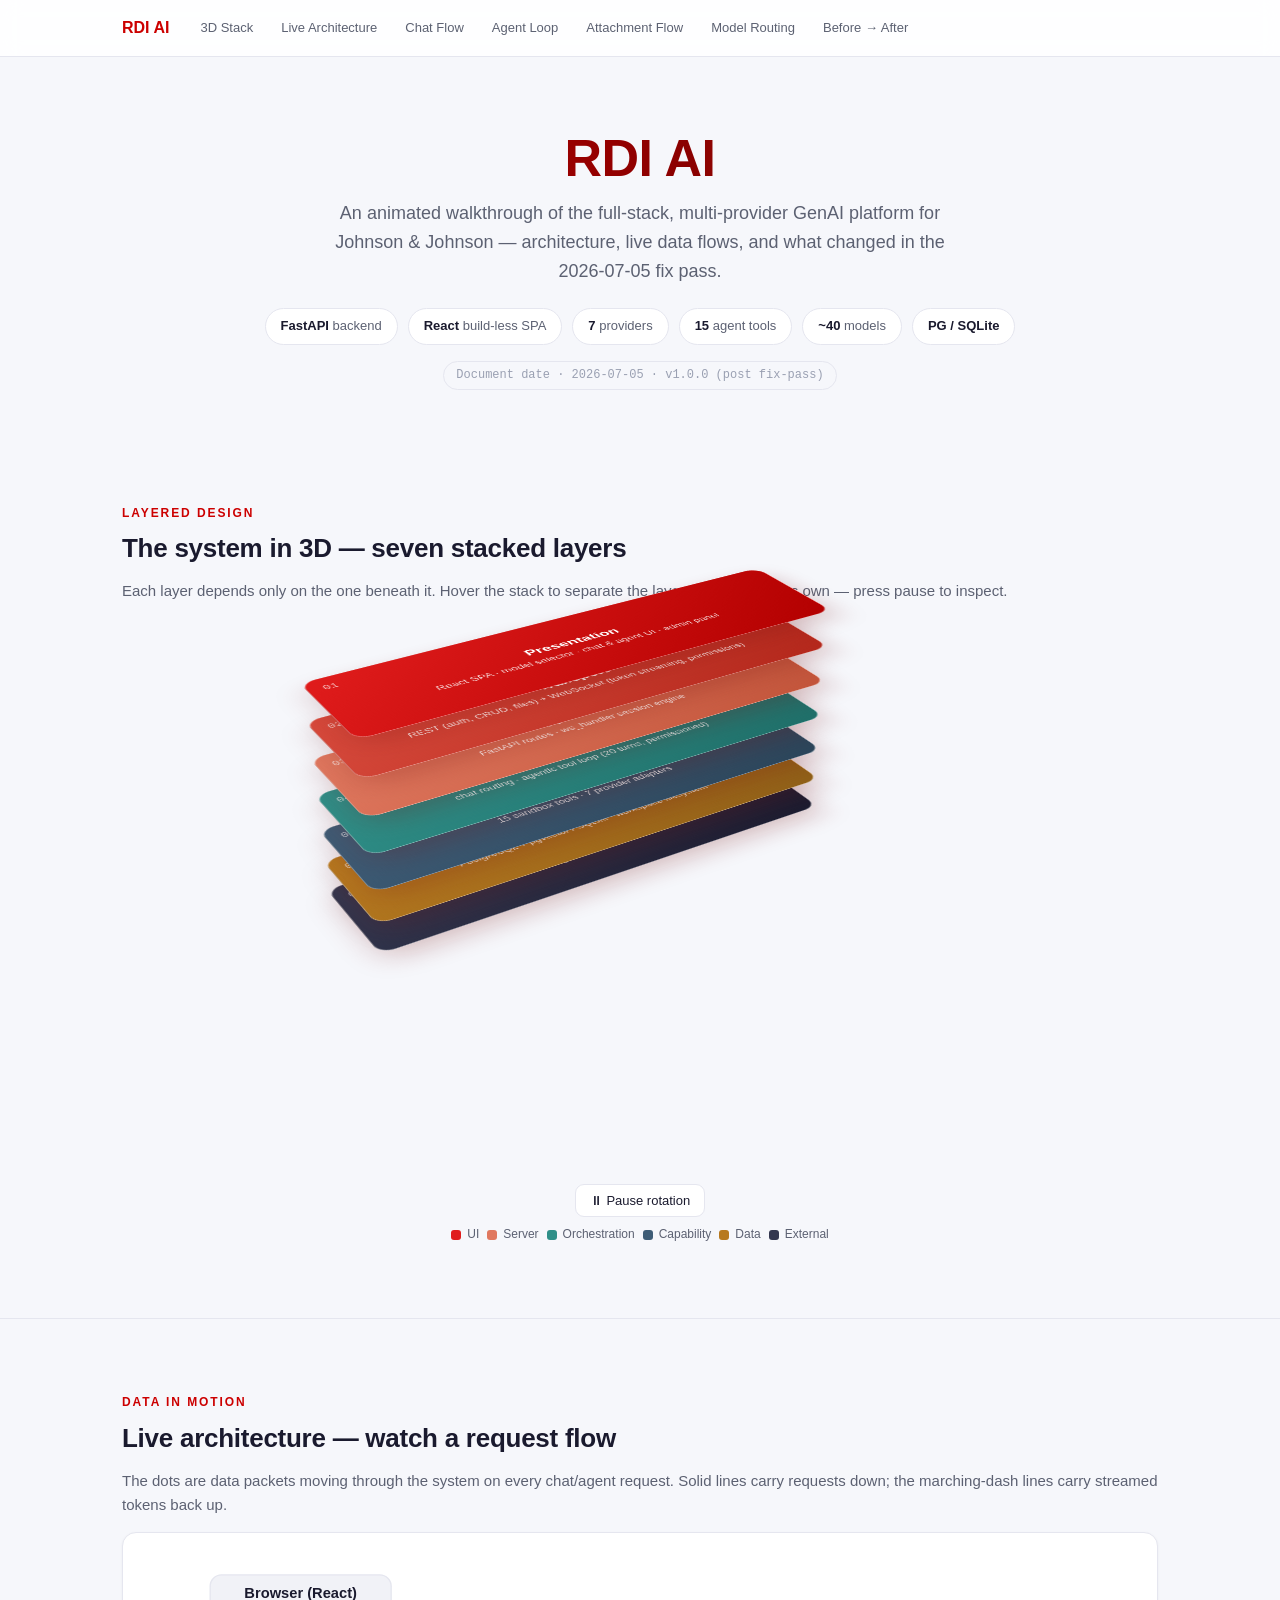
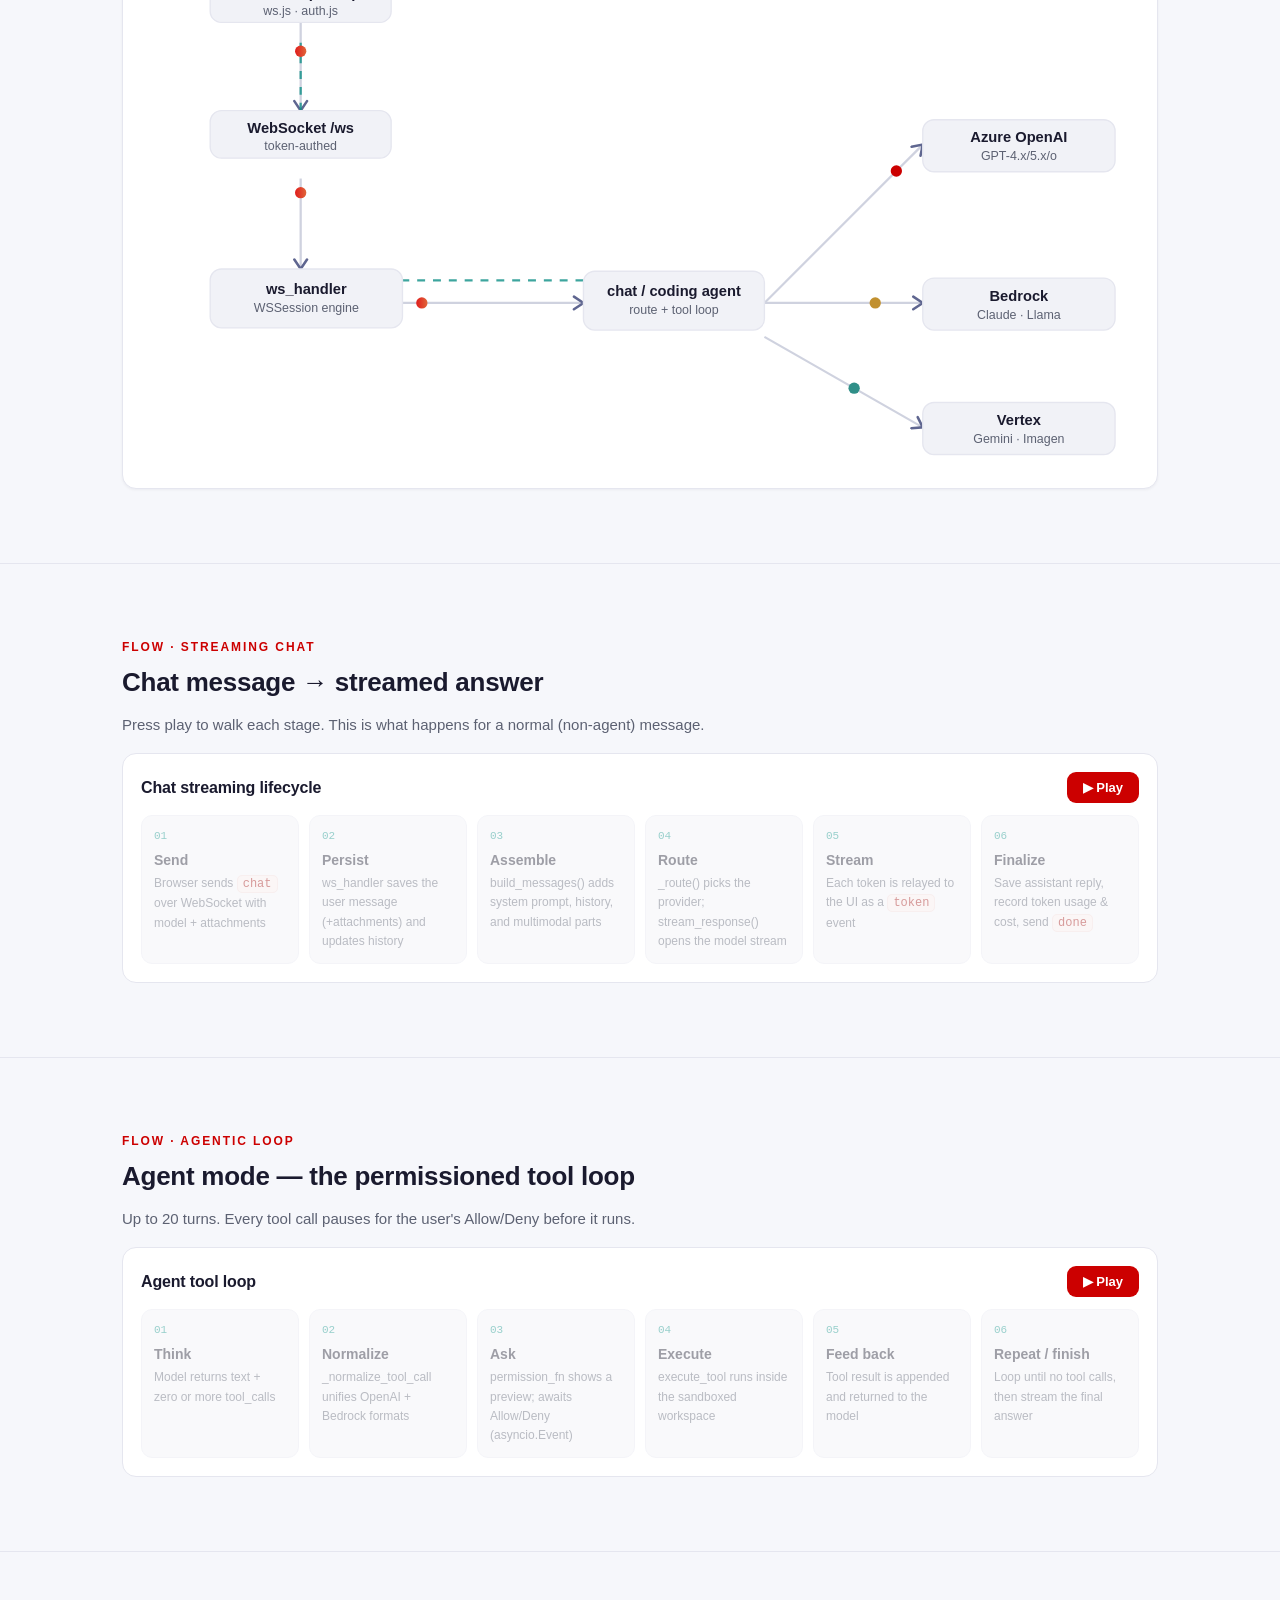
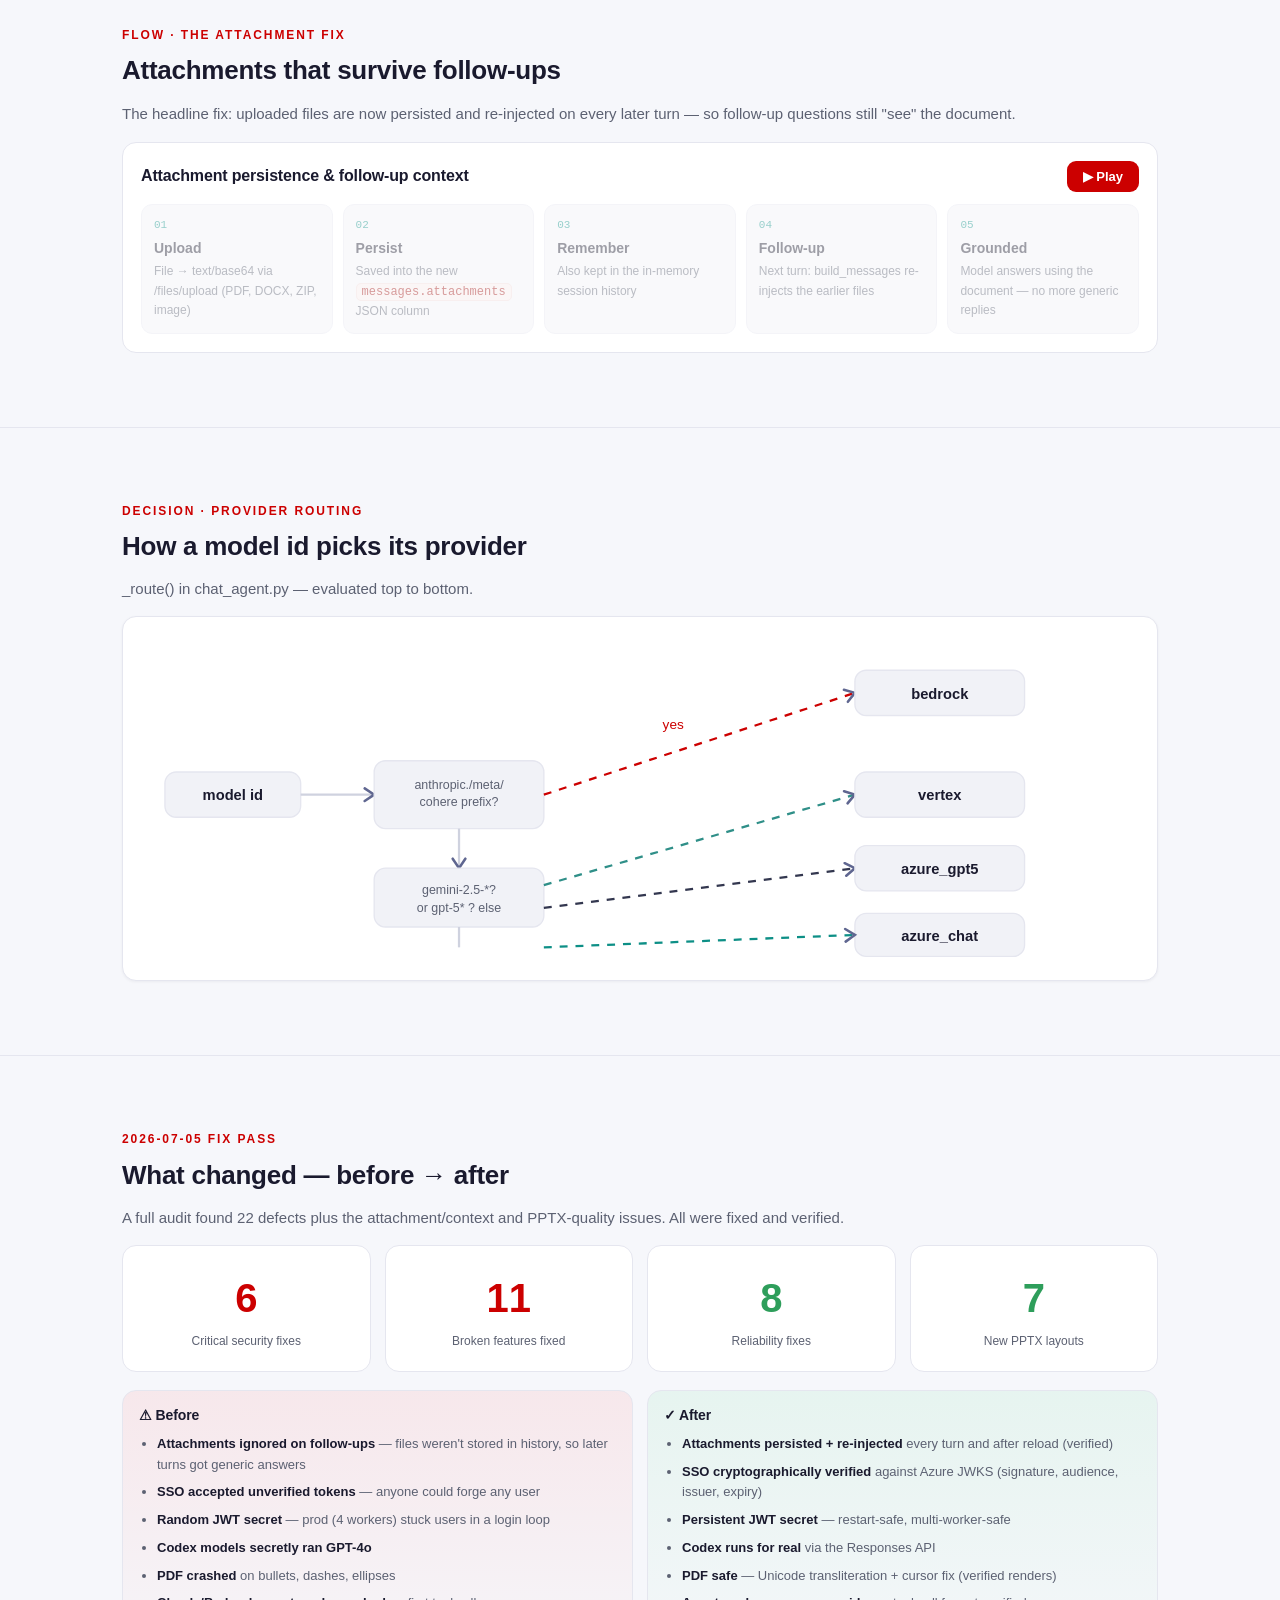
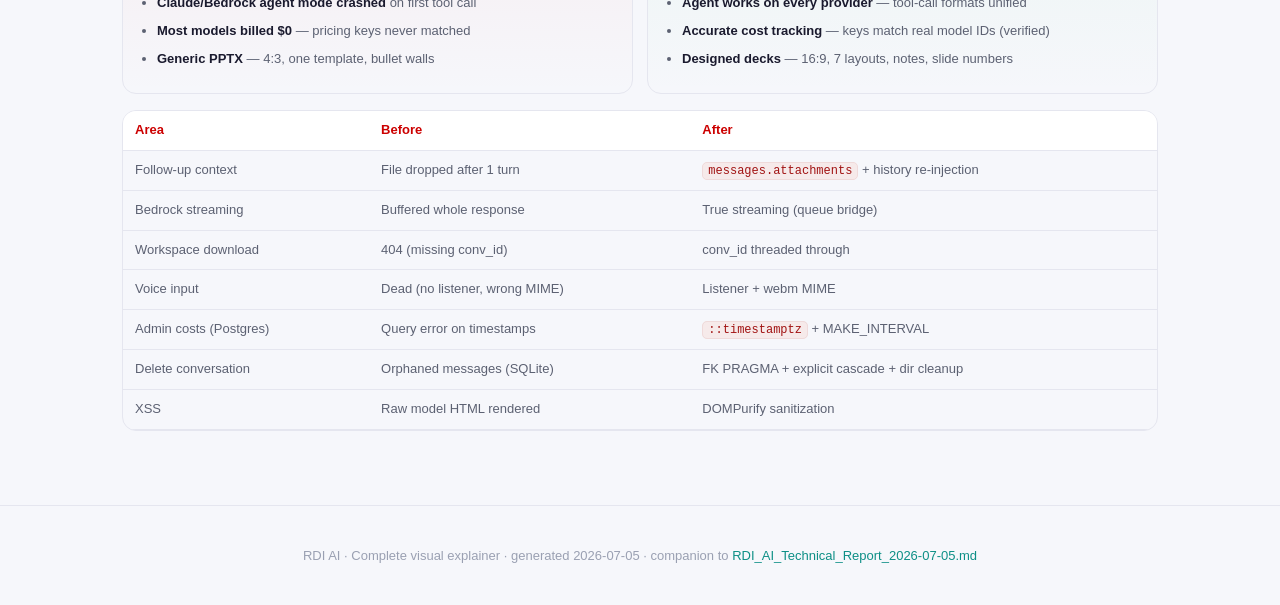
<file: RDI_AI_Visual_Explainer_2026-07-05.html>
<!DOCTYPE html>
<html lang="en">
<head>
<meta charset="UTF-8" />
<meta name="viewport" content="width=device-width, initial-scale=1.0" />
<title>RDI AI — Animated Architecture Explainer (2026-07-05)</title>
<style>
  :root{
    --bg:#f6f7fb; --bg2:#ffffff; --panel:#ffffff; --panel2:#f1f2f7;
    --ink:#1a1a2e; --mut:#5c6172; --faint:#9aa0b2;
    --red:#cc0000; --acc:#cc0000; --acc2:#0d8f86; --amber:#b7791f; --green:#2e9e5b;
    --line:#e5e6ef; --radius:14px;
    --f: -apple-system,BlinkMacSystemFont,"Segoe UI",Roboto,Inter,sans-serif;
    --mono:"SF Mono",ui-monospace,Menlo,Consolas,monospace;
  }
  *{box-sizing:border-box}
  html{scroll-behavior:smooth}
  body{margin:0;background:radial-gradient(1100px 560px at 72% -12%,#fbe3e1 0%,var(--bg) 58%);
       color:var(--ink);font-family:var(--f);line-height:1.6;overflow-x:hidden}
  a{color:var(--acc2);text-decoration:none}
  .wrap{max-width:1080px;margin:0 auto;padding:0 22px}
  h1,h2,h3{font-weight:650;letter-spacing:-.01em;line-height:1.2}
  h2{font-size:26px;margin:0 0 6px}
  .sub{color:var(--mut);font-size:15px}
  section{padding:74px 0;border-bottom:1px solid var(--line)}
  .eyebrow{font-size:12px;letter-spacing:.16em;text-transform:uppercase;color:var(--acc);font-weight:700;margin-bottom:10px}

  /* nav */
  nav{position:sticky;top:0;z-index:50;background:rgba(255,255,255,.88);backdrop-filter:blur(10px);
      border-bottom:1px solid var(--line)}
  nav .wrap{display:flex;gap:6px;align-items:center;height:56px;overflow-x:auto}
  nav b{color:var(--red);font-weight:800;margin-right:14px;white-space:nowrap}
  nav a{color:var(--mut);font-size:13px;padding:6px 11px;border-radius:8px;white-space:nowrap}
  nav a:hover{color:var(--ink);background:var(--panel2)}

  /* hero */
  .hero{padding:70px 0 40px;text-align:center}
  .hero h1{font-size:52px;margin:0 0 10px;background:linear-gradient(90deg,#cc0000,#8a0000 55%,#e0663a);
           -webkit-background-clip:text;background-clip:text;color:transparent}
  .hero .tag{color:var(--mut);font-size:18px;max-width:640px;margin:0 auto}
  .pills{display:flex;gap:10px;justify-content:center;flex-wrap:wrap;margin-top:22px}
  .pill{background:var(--panel);border:1px solid var(--line);border-radius:999px;padding:7px 15px;font-size:13px;color:var(--mut)}
  .pill b{color:var(--ink)}
  .datechip{display:inline-block;margin-top:16px;font-family:var(--mono);font-size:12px;color:var(--faint);
            border:1px solid var(--line);border-radius:999px;padding:4px 12px}

  /* 3D stack */
  .stage{height:560px;perspective:1600px;display:flex;align-items:center;justify-content:center;margin-top:10px}
  .stack{position:relative;width:520px;height:360px;transform-style:preserve-3d;
         transform:rotateX(56deg) rotateZ(-32deg);animation:yaw 20s ease-in-out infinite alternate}
  .stage.paused .stack{animation-play-state:paused}
  @keyframes yaw{from{transform:rotateX(56deg) rotateZ(-46deg)}to{transform:rotateX(52deg) rotateZ(-14deg)}}
  .layer{position:absolute;left:0;top:0;width:520px;height:130px;border-radius:16px;
         border:1px solid rgba(255,255,255,.38);transform-style:preserve-3d;color:#fff;
         display:flex;align-items:center;justify-content:center;flex-direction:column;
         box-shadow:0 16px 34px rgba(120,20,20,.22);transition:transform .4s}
  .layer .lt{font-weight:700;font-size:17px}
  .layer .ls{font-size:12px;color:rgba(255,255,255,.82);max-width:440px;text-align:center;padding:0 12px}
  .layer .num{position:absolute;left:14px;top:12px;font-family:var(--mono);font-size:12px;opacity:.7}
  .stack:hover .layer{transform:translateZ(var(--z)) translateY(-6px)}
  .L1{--z:230px;background:linear-gradient(135deg,#e01c1c,#b30000);transform:translateZ(230px)}
  .L2{--z:190px;background:linear-gradient(135deg,#d84a3c,#b3271b);transform:translateZ(190px)}
  .L3{--z:150px;background:linear-gradient(135deg,#e0785f,#c2543a);transform:translateZ(150px)}
  .L4{--z:110px;background:linear-gradient(135deg,#2f8f88,#1f6e68);transform:translateZ(110px)}
  .L5{--z:70px;background:linear-gradient(135deg,#3e5c76,#2b4459);transform:translateZ(70px)}
  .L6{--z:34px;background:linear-gradient(135deg,#b7791f,#8f5f17);transform:translateZ(34px)}
  .L7{--z:0px;background:linear-gradient(135deg,#33374f,#1a1a2e);transform:translateZ(0)}
  .ctrlbtn{background:var(--panel);border:1px solid var(--line);color:var(--ink);border-radius:9px;
           padding:8px 14px;font-size:13px;cursor:pointer;margin-top:6px}
  .ctrlbtn:hover{background:var(--panel2)}
  .legendrow{display:flex;gap:8px;flex-wrap:wrap;justify-content:center;margin-top:8px}
  .legendrow .li{font-size:12px;color:var(--mut);display:flex;align-items:center;gap:6px}
  .dot{width:10px;height:10px;border-radius:3px;display:inline-block}

  /* generic card grid */
  .grid{display:grid;gap:14px;margin-top:22px}
  .g2{grid-template-columns:1fr 1fr}
  .g3{grid-template-columns:1fr 1fr 1fr}
  .card{background:var(--panel);border:1px solid var(--line);border-radius:var(--radius);padding:16px;box-shadow:0 1px 3px rgba(20,20,40,.05)}
  .card h3{font-size:15px;margin:0 0 6px}
  .card p{margin:0;color:var(--mut);font-size:13px}
  @media(max-width:820px){.g2,.g3{grid-template-columns:1fr}.hero h1{font-size:38px}.stack{transform:scale(.7) rotateX(56deg) rotateZ(-32deg)}}

  /* animated SVG architecture */
  .flowdash{stroke-dasharray:7 7;animation:march 1s linear infinite}
  @keyframes march{to{stroke-dashoffset:-14}}
  .nodebox{fill:var(--panel2);stroke:var(--line);stroke-width:1.2}
  .nodet{fill:var(--ink);font:600 13px var(--f)}
  .nodes{fill:var(--mut);font:11px var(--f)}
  .edge{stroke:#cfd2df;fill:none}

  /* flow players */
  .player{background:var(--panel);border:1px solid var(--line);border-radius:var(--radius);padding:18px;margin-top:16px}
  .player .phead{display:flex;align-items:center;justify-content:space-between;margin-bottom:12px}
  .player .phead h3{margin:0;font-size:16px}
  .steps{display:flex;gap:10px;flex-wrap:wrap}
  .step{flex:1;min-width:150px;background:var(--panel2);border:1px solid var(--line);border-radius:11px;
        padding:12px;opacity:.42;transition:.35s;position:relative}
  .step.on{opacity:1;border-color:var(--acc);box-shadow:0 0 0 1px var(--acc),0 8px 24px rgba(204,0,0,.20);transform:translateY(-3px)}
  .step .sn{font-family:var(--mono);font-size:11px;color:var(--acc2)}
  .step .st{font-weight:650;font-size:14px;margin:3px 0}
  .step .sd{font-size:12px;color:var(--mut)}
  .play{background:var(--acc);border:none;color:#fff;border-radius:9px;padding:8px 16px;font-size:13px;font-weight:600;cursor:pointer}
  .play:hover{filter:brightness(1.08)}

  /* before/after */
  .ba{display:grid;grid-template-columns:1fr 1fr;gap:14px;margin-top:18px}
  .ba .col{border-radius:var(--radius);padding:16px;border:1px solid var(--line)}
  .before{background:linear-gradient(180deg,rgba(255,77,77,.09),transparent)}
  .after{background:linear-gradient(180deg,rgba(73,214,126,.09),transparent)}
  .ba h3{font-size:14px;margin:0 0 10px;display:flex;align-items:center;gap:8px}
  .ba ul{margin:0;padding-left:18px}
  .ba li{font-size:13px;color:var(--mut);margin-bottom:7px}
  .ba li b{color:var(--ink);font-weight:600}
  @media(max-width:820px){.ba{grid-template-columns:1fr}}

  .counters{display:grid;grid-template-columns:repeat(4,1fr);gap:14px;margin-top:8px}
  .counter{background:var(--panel);border:1px solid var(--line);border-radius:var(--radius);padding:20px;text-align:center}
  .counter .big{font-size:40px;font-weight:800;color:var(--red)}
  .counter.good .big{color:var(--green)}
  .counter .lab{font-size:12px;color:var(--mut);margin-top:2px}
  @media(max-width:820px){.counters{grid-template-columns:1fr 1fr}}

  .foot{padding:40px 0;text-align:center;color:var(--faint);font-size:13px}
  .tblwrap{overflow-x:auto;margin-top:16px;border:1px solid var(--line);border-radius:var(--radius)}
  table{border-collapse:collapse;width:100%;font-size:13px}
  th,td{padding:9px 12px;text-align:left;border-bottom:1px solid var(--line)}
  th{color:var(--acc);font-weight:600;background:var(--panel)}
  td{color:var(--mut)}
  code{font-family:var(--mono);font-size:12px;color:#a11313;background:#f6eaea;border:1px solid #efdada;padding:1px 5px;border-radius:5px}
</style>
</head>
<body>

<nav><div class="wrap">
  <b>RDI&nbsp;AI</b>
  <a href="#stack">3D&nbsp;Stack</a>
  <a href="#arch">Live&nbsp;Architecture</a>
  <a href="#chat">Chat&nbsp;Flow</a>
  <a href="#agent">Agent&nbsp;Loop</a>
  <a href="#attach">Attachment&nbsp;Flow</a>
  <a href="#route">Model&nbsp;Routing</a>
  <a href="#fixes">Before&nbsp;→&nbsp;After</a>
</div></nav>

<header class="hero wrap">
  <h1>RDI AI</h1>
  <div class="tag">An animated walkthrough of the full-stack, multi-provider GenAI platform for Johnson &amp; Johnson — architecture, live data flows, and what changed in the 2026-07-05 fix pass.</div>
  <div class="pills">
    <span class="pill"><b>FastAPI</b> backend</span>
    <span class="pill"><b>React</b> build-less SPA</span>
    <span class="pill"><b>7</b> providers</span>
    <span class="pill"><b>15</b> agent tools</span>
    <span class="pill"><b>~40</b> models</span>
    <span class="pill"><b>PG / SQLite</b></span>
  </div>
  <div class="datechip">Document date · 2026-07-05 · v1.0.0 (post fix-pass)</div>
</header>

<!-- ── 3D STACK ─────────────────────────────────────────────── -->
<section id="stack"><div class="wrap">
  <div class="eyebrow">Layered design</div>
  <h2>The system in 3D — seven stacked layers</h2>
  <p class="sub">Each layer depends only on the one beneath it. Hover the stack to separate the layers; it rotates on its own — press pause to inspect.</p>
  <div class="stage" id="stage3d">
    <div class="stack">
      <div class="layer L1"><span class="num">01</span><span class="lt">Presentation</span><span class="ls">React SPA · model selector · chat &amp; agent UI · admin panel</span></div>
      <div class="layer L2"><span class="num">02</span><span class="lt">Transport</span><span class="ls">REST (auth, CRUD, files) + WebSocket (token streaming, permissions)</span></div>
      <div class="layer L3"><span class="num">03</span><span class="lt">Application</span><span class="ls">FastAPI routes · ws_handler session engine</span></div>
      <div class="layer L4"><span class="num">04</span><span class="lt">Orchestration</span><span class="ls">chat routing · agentic tool loop (20 turns, permissioned)</span></div>
      <div class="layer L5"><span class="num">05</span><span class="lt">Capability</span><span class="ls">15 sandbox tools · 7 provider adapters</span></div>
      <div class="layer L6"><span class="num">06</span><span class="lt">Persistence</span><span class="ls">PostgreSQL + pgvector / SQLite · workspace filesystem</span></div>
      <div class="layer L7"><span class="num">07</span><span class="lt">External gateways</span><span class="ls">J&amp;J Azure OpenAI · Bedrock · Vertex</span></div>
    </div>
  </div>
  <div style="text-align:center"><button class="ctrlbtn" id="pausebtn">⏸ Pause rotation</button></div>
  <div class="legendrow">
    <span class="li"><span class="dot" style="background:#e01c1c"></span>UI</span>
    <span class="li"><span class="dot" style="background:#e0785f"></span>Server</span>
    <span class="li"><span class="dot" style="background:#2f8f88"></span>Orchestration</span>
    <span class="li"><span class="dot" style="background:#3e5c76"></span>Capability</span>
    <span class="li"><span class="dot" style="background:#b7791f"></span>Data</span>
    <span class="li"><span class="dot" style="background:#33374f"></span>External</span>
  </div>
</div></section>

<!-- ── LIVE ARCHITECTURE (animated packets) ─────────────────── -->
<section id="arch"><div class="wrap">
  <div class="eyebrow">Data in motion</div>
  <h2>Live architecture — watch a request flow</h2>
  <p class="sub">The dots are data packets moving through the system on every chat/agent request. Solid lines carry requests down; the marching-dash lines carry streamed tokens back up.</p>
  <div class="card" style="padding:8px">
  <svg viewBox="0 0 900 470" style="width:100%;height:auto" xmlns="http://www.w3.org/2000/svg">
    <defs>
      <marker id="ah" viewBox="0 0 10 10" refX="8" refY="5" markerWidth="7" markerHeight="7" orient="auto-start-reverse">
        <path d="M2 1L8 5L2 9" fill="none" stroke="#5f6690" stroke-width="1.6" stroke-linecap="round"/>
      </marker>
      <linearGradient id="gpkt" x1="0" y1="0" x2="1" y2="0">
        <stop offset="0" stop-color="#e01c1c"/><stop offset="1" stop-color="#e0663a"/>
      </linearGradient>
    </defs>

    <!-- paths (invisible carriers for packets) -->
    <path id="e1" d="M150,70 L150,150" fill="none"/>
    <path id="e2" d="M150,210 L150,290" fill="none"/>
    <path id="e3" d="M240,320 L400,320" fill="none"/>
    <path id="e4" d="M560,320 L700,180" fill="none"/>
    <path id="e5" d="M560,320 L700,320" fill="none"/>
    <path id="e6" d="M560,350 L700,430" fill="none"/>

    <!-- visible edges -->
    <use href="#e1" class="edge" stroke="#cfd2df" stroke-width="2" marker-end="url(#ah)"/>
    <use href="#e2" class="edge" stroke="#cfd2df" stroke-width="2" marker-end="url(#ah)"/>
    <use href="#e3" class="edge" stroke="#cfd2df" stroke-width="2" marker-end="url(#ah)"/>
    <use href="#e4" class="edge" stroke="#cfd2df" stroke-width="2" marker-end="url(#ah)"/>
    <use href="#e5" class="edge" stroke="#cfd2df" stroke-width="2" marker-end="url(#ah)"/>
    <use href="#e6" class="edge" stroke="#cfd2df" stroke-width="2" marker-end="url(#ah)"/>
    <!-- streamed tokens returning (marching dash) -->
    <path d="M150,150 L150,90" fill="none" stroke="#0d8f86" stroke-width="2" class="flowdash" opacity=".8"/>
    <path d="M400,300 L240,300" fill="none" stroke="#0d8f86" stroke-width="2" class="flowdash" opacity=".8"/>

    <!-- nodes -->
    <g>
      <rect class="nodebox" x="70" y="30" width="160" height="42" rx="10"/>
      <text class="nodet" x="150" y="50" text-anchor="middle">Browser (React)</text>
      <text class="nodes" x="150" y="65" text-anchor="middle">ws.js · auth.js</text>
    </g>
    <g>
      <rect class="nodebox" x="70" y="150" width="160" height="42" rx="10"/>
      <text class="nodet" x="150" y="170" text-anchor="middle">WebSocket /ws</text>
      <text class="nodes" x="150" y="185" text-anchor="middle">token-authed</text>
    </g>
    <g>
      <rect class="nodebox" x="70" y="290" width="170" height="52" rx="10"/>
      <text class="nodet" x="155" y="312" text-anchor="middle">ws_handler</text>
      <text class="nodes" x="155" y="328" text-anchor="middle">WSSession engine</text>
    </g>
    <g>
      <rect class="nodebox" x="400" y="292" width="160" height="52" rx="10"/>
      <text class="nodet" x="480" y="314" text-anchor="middle">chat / coding agent</text>
      <text class="nodes" x="480" y="330" text-anchor="middle">route + tool loop</text>
    </g>
    <g>
      <rect class="nodebox" x="700" y="158" width="170" height="46" rx="10"/>
      <text class="nodet" x="785" y="178" text-anchor="middle">Azure OpenAI</text>
      <text class="nodes" x="785" y="194" text-anchor="middle">GPT-4.x/5.x/o</text>
    </g>
    <g>
      <rect class="nodebox" x="700" y="298" width="170" height="46" rx="10"/>
      <text class="nodet" x="785" y="318" text-anchor="middle">Bedrock</text>
      <text class="nodes" x="785" y="334" text-anchor="middle">Claude · Llama</text>
    </g>
    <g>
      <rect class="nodebox" x="700" y="408" width="170" height="46" rx="10"/>
      <text class="nodet" x="785" y="428" text-anchor="middle">Vertex</text>
      <text class="nodes" x="785" y="444" text-anchor="middle">Gemini · Imagen</text>
    </g>

    <!-- moving packets -->
    <circle r="5" fill="url(#gpkt)"><animateMotion dur="1.6s" repeatCount="indefinite"><mpath href="#e1"/></animateMotion></circle>
    <circle r="5" fill="url(#gpkt)"><animateMotion dur="1.6s" begin="0.3s" repeatCount="indefinite"><mpath href="#e2"/></animateMotion></circle>
    <circle r="5" fill="url(#gpkt)"><animateMotion dur="1.4s" begin="0.6s" repeatCount="indefinite"><mpath href="#e3"/></animateMotion></circle>
    <circle r="5" fill="#cc0000"><animateMotion dur="1.5s" begin="0.9s" repeatCount="indefinite"><mpath href="#e4"/></animateMotion></circle>
    <circle r="5" fill="#c1902f"><animateMotion dur="1.5s" begin="1.1s" repeatCount="indefinite"><mpath href="#e5"/></animateMotion></circle>
    <circle r="5" fill="#2f8f88"><animateMotion dur="1.5s" begin="1.3s" repeatCount="indefinite"><mpath href="#e6"/></animateMotion></circle>
  </svg>
  </div>
</div></section>

<!-- ── CHAT FLOW ────────────────────────────────────────────── -->
<section id="chat"><div class="wrap">
  <div class="eyebrow">Flow · streaming chat</div>
  <h2>Chat message → streamed answer</h2>
  <p class="sub">Press play to walk each stage. This is what happens for a normal (non-agent) message.</p>
  <div class="player">
    <div class="phead"><h3>Chat streaming lifecycle</h3><button class="play" data-flow="chat">▶ Play</button></div>
    <div class="steps" data-steps="chat">
      <div class="step"><div class="sn">01</div><div class="st">Send</div><div class="sd">Browser sends <code>chat</code> over WebSocket with model + attachments</div></div>
      <div class="step"><div class="sn">02</div><div class="st">Persist</div><div class="sd">ws_handler saves the user message (+attachments) and updates history</div></div>
      <div class="step"><div class="sn">03</div><div class="st">Assemble</div><div class="sd">build_messages() adds system prompt, history, and multimodal parts</div></div>
      <div class="step"><div class="sn">04</div><div class="st">Route</div><div class="sd">_route() picks the provider; stream_response() opens the model stream</div></div>
      <div class="step"><div class="sn">05</div><div class="st">Stream</div><div class="sd">Each token is relayed to the UI as a <code>token</code> event</div></div>
      <div class="step"><div class="sn">06</div><div class="st">Finalize</div><div class="sd">Save assistant reply, record token usage &amp; cost, send <code>done</code></div></div>
    </div>
  </div>
</div></section>

<!-- ── AGENT LOOP ───────────────────────────────────────────── -->
<section id="agent"><div class="wrap">
  <div class="eyebrow">Flow · agentic loop</div>
  <h2>Agent mode — the permissioned tool loop</h2>
  <p class="sub">Up to 20 turns. Every tool call pauses for the user's Allow/Deny before it runs.</p>
  <div class="player">
    <div class="phead"><h3>Agent tool loop</h3><button class="play" data-flow="agent">▶ Play</button></div>
    <div class="steps" data-steps="agent">
      <div class="step"><div class="sn">01</div><div class="st">Think</div><div class="sd">Model returns text + zero or more tool_calls</div></div>
      <div class="step"><div class="sn">02</div><div class="st">Normalize</div><div class="sd">_normalize_tool_call unifies OpenAI + Bedrock formats</div></div>
      <div class="step"><div class="sn">03</div><div class="st">Ask</div><div class="sd">permission_fn shows a preview; awaits Allow/Deny (asyncio.Event)</div></div>
      <div class="step"><div class="sn">04</div><div class="st">Execute</div><div class="sd">execute_tool runs inside the sandboxed workspace</div></div>
      <div class="step"><div class="sn">05</div><div class="st">Feed back</div><div class="sd">Tool result is appended and returned to the model</div></div>
      <div class="step"><div class="sn">06</div><div class="st">Repeat / finish</div><div class="sd">Loop until no tool calls, then stream the final answer</div></div>
    </div>
  </div>
</div></section>

<!-- ── ATTACHMENT FLOW (the fix) ────────────────────────────── -->
<section id="attach"><div class="wrap">
  <div class="eyebrow">Flow · the attachment fix</div>
  <h2>Attachments that survive follow-ups</h2>
  <p class="sub">The headline fix: uploaded files are now persisted and re-injected on every later turn — so follow-up questions still "see" the document.</p>
  <div class="player">
    <div class="phead"><h3>Attachment persistence &amp; follow-up context</h3><button class="play" data-flow="attach">▶ Play</button></div>
    <div class="steps" data-steps="attach">
      <div class="step"><div class="sn">01</div><div class="st">Upload</div><div class="sd">File → text/base64 via /files/upload (PDF, DOCX, ZIP, image)</div></div>
      <div class="step"><div class="sn">02</div><div class="st">Persist</div><div class="sd">Saved into the new <code>messages.attachments</code> JSON column</div></div>
      <div class="step"><div class="sn">03</div><div class="st">Remember</div><div class="sd">Also kept in the in-memory session history</div></div>
      <div class="step"><div class="sn">04</div><div class="st">Follow-up</div><div class="sd">Next turn: build_messages re-injects the earlier files</div></div>
      <div class="step"><div class="sn">05</div><div class="st">Grounded</div><div class="sd">Model answers using the document — no more generic replies</div></div>
    </div>
  </div>
</div></section>

<!-- ── MODEL ROUTING ────────────────────────────────────────── -->
<section id="route"><div class="wrap">
  <div class="eyebrow">Decision · provider routing</div>
  <h2>How a model id picks its provider</h2>
  <p class="sub">_route() in chat_agent.py — evaluated top to bottom.</p>
  <div class="card" style="padding:8px">
  <svg viewBox="0 0 900 300" style="width:100%;height:auto" xmlns="http://www.w3.org/2000/svg">
    <defs>
      <marker id="ah2" viewBox="0 0 10 10" refX="8" refY="5" markerWidth="7" markerHeight="7" orient="auto-start-reverse">
        <path d="M2 1L8 5L2 9" fill="none" stroke="#5f6690" stroke-width="1.6" stroke-linecap="round"/>
      </marker>
    </defs>
    <g>
      <rect class="nodebox" x="30" y="130" width="120" height="40" rx="10"/>
      <text class="nodet" x="90" y="155" text-anchor="middle">model id</text>
    </g>
    <line x1="150" y1="150" x2="215" y2="150" stroke="#cfd2df" stroke-width="2" marker-end="url(#ah2)"/>
    <g>
      <rect class="nodebox" x="215" y="120" width="150" height="60" rx="10" style="fill:#f1f2f7"/>
      <text class="nodes" x="290" y="145" text-anchor="middle">anthropic./meta/</text>
      <text class="nodes" x="290" y="160" text-anchor="middle">cohere prefix?</text>
    </g>
    <!-- yes -> bedrock -->
    <line x1="365" y1="150" x2="640" y2="60" stroke="#cc0000" stroke-width="2" class="flowdash" marker-end="url(#ah2)"/>
    <text x="470" y="92" fill="#cc0000" font="600 12px sans-serif" font-size="12">yes</text>
    <g><rect class="nodebox" x="640" y="40" width="150" height="40" rx="10"/><text class="nodet" x="715" y="65" text-anchor="middle">bedrock</text></g>
    <!-- no -> next -->
    <line x1="290" y1="180" x2="290" y2="215" stroke="#cfd2df" stroke-width="2" marker-end="url(#ah2)"/>
    <g>
      <rect class="nodebox" x="215" y="215" width="150" height="52" rx="10" style="fill:#f1f2f7"/>
      <text class="nodes" x="290" y="238" text-anchor="middle">gemini-2.5-*?</text>
      <text class="nodes" x="290" y="254" text-anchor="middle">or gpt-5* ? else</text>
    </g>
    <line x1="365" y1="230" x2="640" y2="150" stroke="#2f8f88" stroke-width="2" class="flowdash" marker-end="url(#ah2)"/>
    <g><rect class="nodebox" x="640" y="130" width="150" height="40" rx="10"/><text class="nodet" x="715" y="155" text-anchor="middle">vertex</text></g>
    <line x1="365" y1="250" x2="640" y2="215" stroke="#33374f" stroke-width="2" class="flowdash" marker-end="url(#ah2)"/>
    <g><rect class="nodebox" x="640" y="195" width="150" height="40" rx="10"/><text class="nodet" x="715" y="220" text-anchor="middle">azure_gpt5</text></g>
    <line x1="290" y1="267" x2="290" y2="285" stroke="#cfd2df" stroke-width="2"/>
    <g><rect class="nodebox" x="640" y="255" width="150" height="38" rx="10"/><text class="nodet" x="715" y="279" text-anchor="middle">azure_chat</text></g>
    <line x1="365" y1="285" x2="640" y2="274" stroke="#0d8f86" stroke-width="2" class="flowdash" marker-end="url(#ah2)"/>
  </svg>
  </div>
</div></section>

<!-- ── BEFORE / AFTER ───────────────────────────────────────── -->
<section id="fixes"><div class="wrap">
  <div class="eyebrow">2026-07-05 fix pass</div>
  <h2>What changed — before → after</h2>
  <p class="sub">A full audit found 22 defects plus the attachment/context and PPTX-quality issues. All were fixed and verified.</p>

  <div class="counters" id="counters">
    <div class="counter"><div class="big" data-to="6">0</div><div class="lab">Critical security fixes</div></div>
    <div class="counter"><div class="big" data-to="11">0</div><div class="lab">Broken features fixed</div></div>
    <div class="counter good"><div class="big" data-to="8">0</div><div class="lab">Reliability fixes</div></div>
    <div class="counter good"><div class="big" data-to="7">0</div><div class="lab">New PPTX layouts</div></div>
  </div>

  <div class="ba">
    <div class="col before"><h3>⚠ Before</h3>
      <ul>
        <li><b>Attachments ignored on follow-ups</b> — files weren't stored in history, so later turns got generic answers</li>
        <li><b>SSO accepted unverified tokens</b> — anyone could forge any user</li>
        <li><b>Random JWT secret</b> — prod (4 workers) stuck users in a login loop</li>
        <li><b>Codex models secretly ran GPT-4o</b></li>
        <li><b>PDF crashed</b> on bullets, dashes, ellipses</li>
        <li><b>Claude/Bedrock agent mode crashed</b> on first tool call</li>
        <li><b>Most models billed $0</b> — pricing keys never matched</li>
        <li><b>Generic PPTX</b> — 4:3, one template, bullet walls</li>
      </ul>
    </div>
    <div class="col after"><h3>✓ After</h3>
      <ul>
        <li><b>Attachments persisted + re-injected</b> every turn and after reload (verified)</li>
        <li><b>SSO cryptographically verified</b> against Azure JWKS (signature, audience, issuer, expiry)</li>
        <li><b>Persistent JWT secret</b> — restart-safe, multi-worker-safe</li>
        <li><b>Codex runs for real</b> via the Responses API</li>
        <li><b>PDF safe</b> — Unicode transliteration + cursor fix (verified renders)</li>
        <li><b>Agent works on every provider</b> — tool-call formats unified</li>
        <li><b>Accurate cost tracking</b> — keys match real model IDs (verified)</li>
        <li><b>Designed decks</b> — 16:9, 7 layouts, notes, slide numbers</li>
      </ul>
    </div>
  </div>

  <div class="tblwrap">
    <table>
      <thead><tr><th>Area</th><th>Before</th><th>After</th></tr></thead>
      <tbody>
        <tr><td>Follow-up context</td><td>File dropped after 1 turn</td><td><code>messages.attachments</code> + history re-injection</td></tr>
        <tr><td>Bedrock streaming</td><td>Buffered whole response</td><td>True streaming (queue bridge)</td></tr>
        <tr><td>Workspace download</td><td>404 (missing conv_id)</td><td>conv_id threaded through</td></tr>
        <tr><td>Voice input</td><td>Dead (no listener, wrong MIME)</td><td>Listener + webm MIME</td></tr>
        <tr><td>Admin costs (Postgres)</td><td>Query error on timestamps</td><td><code>::timestamptz</code> + MAKE_INTERVAL</td></tr>
        <tr><td>Delete conversation</td><td>Orphaned messages (SQLite)</td><td>FK PRAGMA + explicit cascade + dir cleanup</td></tr>
        <tr><td>XSS</td><td>Raw model HTML rendered</td><td>DOMPurify sanitization</td></tr>
      </tbody>
    </table>
  </div>
</div></section>

<div class="foot wrap">
  RDI AI · Complete visual explainer · generated 2026-07-05 · companion to
  <a href="RDI_AI_Technical_Report_2026-07-05.md">RDI_AI_Technical_Report_2026-07-05.md</a>
</div>

<script>
  // 3D stack pause toggle
  (function(){
    var stage=document.getElementById('stage3d'), btn=document.getElementById('pausebtn'), paused=false;
    btn.addEventListener('click',function(){
      paused=!paused; stage.classList.toggle('paused',paused);
      btn.textContent = paused ? '▶ Resume rotation' : '⏸ Pause rotation';
    });
  })();

  // Flow players
  (function(){
    var timers={};
    document.querySelectorAll('.play').forEach(function(btn){
      btn.addEventListener('click',function(){
        var key=btn.getAttribute('data-flow');
        var steps=document.querySelectorAll('[data-steps="'+key+'"] .step');
        if(timers[key]){clearInterval(timers[key]);timers[key]=null;}
        steps.forEach(function(s){s.classList.remove('on');});
        var i=0;
        function tick(){
          steps.forEach(function(s){s.classList.remove('on');});
          for(var k=0;k<=i;k++) steps[k].classList.add('on');
          i++;
          if(i>=steps.length){clearInterval(timers[key]);timers[key]=null;btn.textContent='▶ Replay';}
        }
        tick();
        timers[key]=setInterval(tick,850);
        btn.textContent='● Playing';
      });
    });
  })();

  // Count-up counters when scrolled into view
  (function(){
    var seen=false;
    function run(){
      if(seen) return; seen=true;
      document.querySelectorAll('#counters .big').forEach(function(el){
        var to=+el.getAttribute('data-to'), n=0;
        var step=Math.max(1,Math.round(to/28));
        var iv=setInterval(function(){
          n+=step; if(n>=to){n=to;clearInterval(iv);} el.textContent=n;
        },28);
      });
    }
    var target=document.getElementById('counters');
    if('IntersectionObserver' in window){
      new IntersectionObserver(function(es){es.forEach(function(e){if(e.isIntersecting)run();});},{threshold:.4}).observe(target);
    } else { run(); }
  })();
</script>
</body>
</html>
</file>
